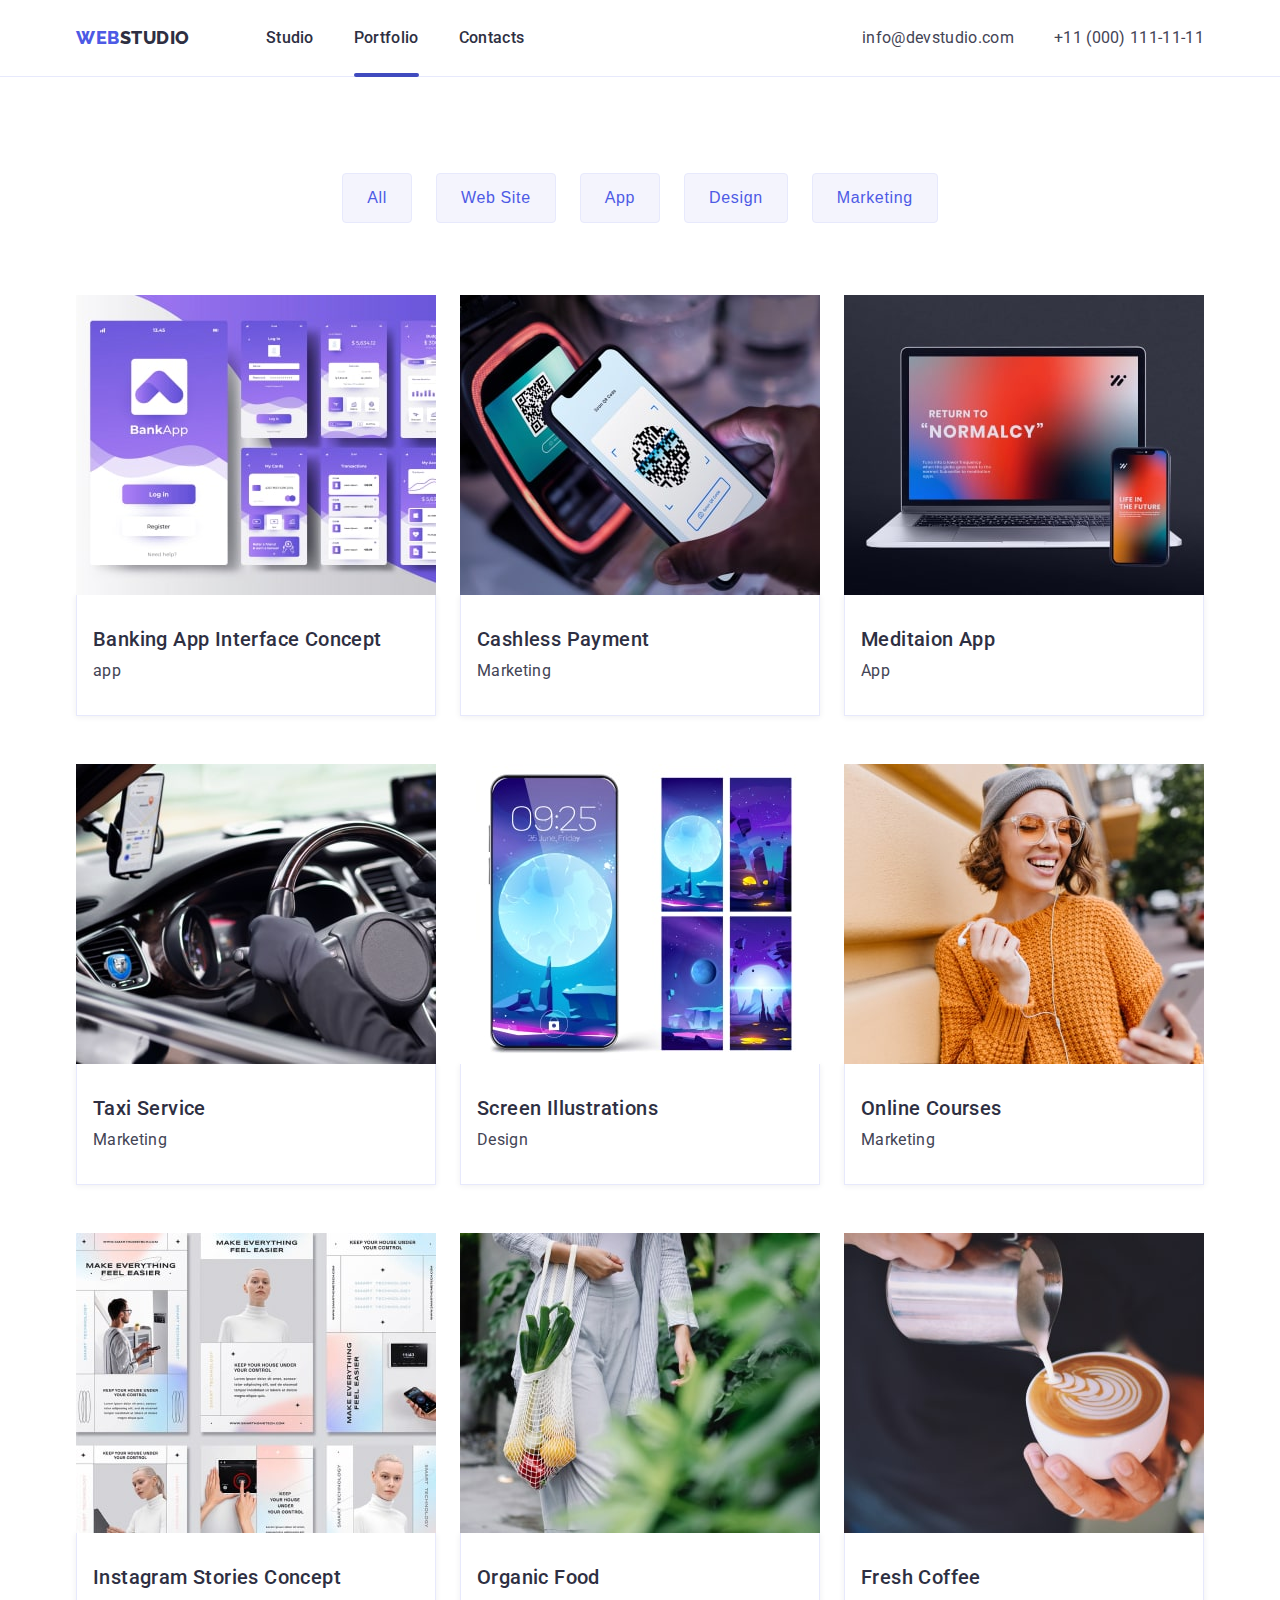
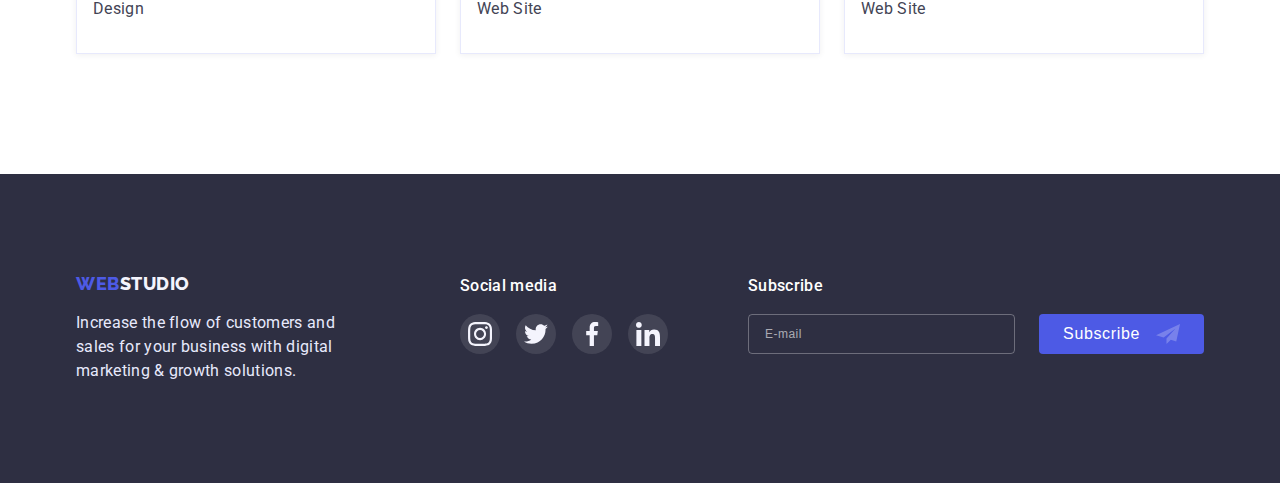
<file: portfolio.html>
<!DOCTYPE html>
<html lang="en">

<head>
    <meta charset="UTF-8">
    <meta http-equiv="X-UA-Compatible" content="IE=edge">
    <meta name="viewport" content="width=device-width, initial-scale=1.0">
    <title>Studio</title>
    <link rel="preconnect" href="https://fonts.googleapis.com">
    <link rel="preconnect" href="https://fonts.gstatic.com" crossorigin>
    <link
        href="https://fonts.googleapis.com/css2?family=Raleway:wght@800&family=Roboto:wght@400;500;700;900&display=swap"
        rel="stylesheet">
    <link rel="stylesheet" href="./css/styles.css">
</head>

<body>
    <header class="header">
        <div class="container">
            <nav class="header-navigation">
                <a href="./index.html" class="logo link"><span class="first-logo link">Web</span>Studio</a>
                <ul class="header-list list">
                    <li class="header-item">
                        <a class="header-link link" href="./index.html">Studio</a>
                    </li>
                    <li class=" header-item">
                        <a class="header-link link current" href="./portfolio.html">Portfolio</a>
                    </li>
                    <li class=" header-item">
                        <a class="header-link link" href="#">Contacts</a>
                    </li>
                </ul>
            </nav>
            <address class="contacts">
                <ul class="contacts-list list">
                    <li class="header-mail-item"><a href="mailto:info@devstudio.com"
                            class="header-mail link">info@devstudio.com</a>
                    </li>
                    <li class="header-tel-item"><a href="tel:+110001111111" class="header-mail link">+11 (000)
                            111-11-11</a>
                    </li>
                </ul>
            </address>
        </div>
    </header>

    <main>
        <section class="portfolio-examples">
            <div class="container">
                <ul class="filters-list list">
                    <li class="filters-item">
                        <button class="filters-btn" type="button">All
                        </button>
                    </li>
                    <li class="filters-item">
                        <button class="filters-btn" type="button">Web Site
                        </button>
                    </li>
                    <li class="filters-item">
                        <button class="filters-btn" type="button">App
                        </button>
                    </li>
                    <li class="filters-item">
                        <button class="filters-btn" type="button">Design
                        </button>
                    </li>
                    <li class="filters-item">
                        <button class="filters-btn" type="button">Marketing
                        </button>
                    </li>
                </ul>
                <ul class="projects-list list">
                    <li class="project-card">
                        <a class="project-card-link link" href="" target="_blank" rel="noreferrer noopener">
                            <div class="project-cover-wrap">
                                <img src="./images/imgcard1.jpg" alt="Banking App Interface Concept" width="360"
                                    height="300">
                                <p class="project-cover-text">14 Stylish and User-Friendly App Design Concepts · Task
                                    Manager App · Calorie Tracker App · Exotic Fruit Ecommerce App ·
                                    Cloud Storage App
                                </p>
                            </div>
                            <div class="project-content">
                                <h3 class="project-title">Banking App Interface Concept</h3>
                                <p class="project-text">app</p>
                            </div>
                        </a>
                    </li>
                    <li class="project-card">
                        <a class="project-card-link link" href="" target="_blank" rel="noreferrer noopener">
                            <div class="project-cover-wrap">
                                <img src="./images/imgcard2.jpg" alt="Cashless Payment" width="360" height="300">
                                <p class="project-cover-text">14 Stylish and User-Friendly App Design Concepts · Task
                                    Manager App · Calorie Tracker App · Exotic Fruit Ecommerce App ·
                                    Cloud Storage App
                                </p>
                            </div>
                            <div class="project-content">
                                <h3 class="project-title">Cashless Payment</h3>
                                <p class="project-text">Marketing</p>
                            </div>
                        </a>
                    </li>
                    <li class="project-card">
                        <a class="project-card-link link" href="" target="_blank" rel="noreferrer noopener">
                            <div class="project-cover-wrap">
                                <img src="./images/imgcard3.jpg" alt="App" width="360" height="300">
                                <p class="project-cover-text">14 Stylish and User-Friendly App Design Concepts · Task
                                    Manager App · Calorie Tracker App · Exotic Fruit Ecommerce App ·
                                    Cloud Storage App
                                </p>
                            </div>
                            <div class="project-content">
                                <h3 class="project-title">Meditaion App</h3>
                                <p class="project-text">App</p>
                            </div>
                        </a>
                    </li>
                    <li class="project-card">
                        <a class="project-card-link link" href="" target="_blank" rel="noreferrer noopener">
                            <div class="project-cover-wrap">
                                <img src="./images/imgcard4.jpg" alt="Taxi Service" width="360" height="300">
                                <p class="project-cover-text">14 Stylish and User-Friendly App Design Concepts · Task
                                    Manager App · Calorie Tracker App · Exotic Fruit Ecommerce App ·
                                    Cloud Storage App
                                </p>
                            </div>
                            <div class="project-content">
                                <h3 class="project-title">Taxi Service</h3>
                                <p class="project-text">Marketing</p>
                            </div>
                        </a>
                    </li>
                    <li class="project-card">
                        <a class="project-card-link link" href="" target="_blank" rel="noreferrer noopener">
                            <div class="project-cover-wrap">
                                <img src="./images/imgcard5.jpg" alt="Screen Illustrations" width="360" height="300">
                                <p class="project-cover-text">14 Stylish and User-Friendly App Design Concepts · Task
                                    Manager App · Calorie Tracker App · Exotic Fruit Ecommerce App ·
                                    Cloud Storage App
                                </p>
                            </div>
                            <div class="project-content">
                                <h3 class="project-title">Screen Illustrations</h3>
                                <p class="project-text">Design</p>
                            </div>
                        </a>
                    </li>
                    <li class="project-card">
                        <a class="project-card-link link" href="" target="_blank" rel="noreferrer noopener">
                            <div class="project-cover-wrap">
                                <img src="./images/imgcard6.jpg" alt="Online Courses" width="360" height="300">
                                <p class="project-cover-text">14 Stylish and User-Friendly App Design Concepts · Task
                                    Manager App · Calorie Tracker App · Exotic Fruit Ecommerce App ·
                                    Cloud Storage App
                                </p>
                            </div>
                            <div class="project-content">
                                <h3 class="project-title">Online Courses</h3>
                                <p class="project-text">Marketing</p>
                            </div>
                        </a>
                    </li>
                    <li class="project-card">
                        <a class="project-card-link link" href="" target="_blank" rel="noreferrer noopener">
                            <div class="project-cover-wrap">
                                <img src="./images/imgcard7.jpg" alt="Instagram Stories Concept" width="360"
                                    height="300">
                                <p class="project-cover-text">14 Stylish and User-Friendly App Design Concepts · Task
                                    Manager App · Calorie Tracker App · Exotic Fruit Ecommerce App ·
                                    Cloud Storage App
                                </p>
                            </div>
                            <div class="project-content">
                                <h3 class="project-title">Instagram Stories Concept</h3>
                                <p class="project-text">Design</p>
                            </div>
                        </a>
                    </li>
                    <li class="project-card">
                        <a class="project-card-link link" href="" target="_blank" rel="noreferrer noopener">
                            <div class="project-cover-wrap">
                                <img src="./images/imgcard8.jpg" alt="Organic Food" width="360" height="300">
                                <p class="project-cover-text">14 Stylish and User-Friendly App Design Concepts · Task
                                    Manager App · Calorie Tracker App · Exotic Fruit Ecommerce App ·
                                    Cloud Storage App
                                </p>
                            </div>
                            <div class="project-content">
                                <h3 class="project-title">Organic Food</h3>
                                <p class="project-text">Web Site</p>
                            </div>
                        </a>
                    </li>
                    <li class="project-card">
                        <a class="project-card-link link" href="" target="_blank" rel="noreferrer noopener">
                            <div class="project-cover-wrap">
                                <img src="./images/imgcard9.jpg" alt="Fresh Coffee" width="360" height="300">
                                <p class="project-cover-text">14 Stylish and User-Friendly App Design Concepts · Task
                                    Manager App · Calorie Tracker App · Exotic Fruit Ecommerce App ·
                                    Cloud Storage App
                                </p>
                            </div>
                            <div class="project-content">
                                <h3 class="project-title">Fresh Coffee</h3>
                                <p class="project-text">Web Site</p>
                            </div>
                        </a>
                    </li>
                </ul>
            </div>
        </section>

    </main>
    <!-- Footer -->
    <footer class="footer">
        <div class="container">
            <div class="footer-text-wrap">
                <a class="logo link" href="./index.html"><span class="first-logo link">Web</span>Studio</a>
                <p class="footer-text">Increase the flow of customers and sales for your business with digital marketing
                    &
                    growth
                    solutions.</p>
            </div>
            <div class="footer-social-wrap">
                <h4 class="footer-social-title title">Social media</h4>
                <ul class="footer-social-list list">
                    <li class="footer-social-item">
                        <a href="" class="footer-social-link link" target="_blank" rel="noreferrer noopener">
                            <svg class="footer-social-icon" width="24" height="24">
                                <use href="./images/icons.svg#icon-instagram"></use>
                            </svg>
                        </a>
                    </li>
                    <li class="footer-social-item">
                        <a href="" class="footer-social-link link" target="_blank" rel="noreferrer noopener">
                            <svg class="footer-social-icon" width="24" height="24">
                                <use href="./images/icons.svg#icon-twitter"></use>
                            </svg>
                        </a>
                    </li>
                    <li class="footer-social-item">
                        <a href="" class="footer-social-link link" target="_blank" rel="noreferrer noopener">
                            <svg class="footer-social-icon" width="24" height="24">
                                <use href="./images/icons.svg#icon-facebook"></use>
                            </svg>
                        </a>
                    </li>
                    <li class="footer-social-item">
                        <a href="" class="footer-social-link link" target="_blank" rel="noreferrer noopener">
                            <svg class="footer-social-icon" width="24" height="24">
                                <use href="./images/icons.svg#icon-linkedin"></use>
                            </svg>
                        </a>
                    </li>
                </ul>
            </div>
            <div class="subscribe-wrap">
                <h4 class="subscribe-title title">Subscribe</h4>
                <form class="subscribe-form">
                    <label for="user-email"></label>
                    <input class="user-email-input" type="email" name="user-email" id="user-email" placeholder="E-mail">
                    <button type="submit" class="subscribe-btn">Subscribe
                        <svg class="send-icon" width="24" height="24">
                            <use href="/images/icons.svg#icon-send-icon"></use>
                        </svg>
                    </button>
                </form>
            </div>
        </div>
    </footer>
</body>

</html>
</file>
<file: css/styles.css>
:root {
    --main-brand-color: #2E2F42;
    --main-brand-text-color: #2E2F42;
    --primary-text-color: #434455;
    --primary-action-color: #4D5AE5;
    --hover-action-color: #404BBF;
}

p,
h1,
h2,
h3,
h4,
h5,
h6 {
    margin: 0;
}

ul {
    margin: 0;
    padding-left: 0;
}

img {
    display: block;
    max-width: 100%;
    height: auto;
}

body {
    font-family: 'Roboto', 'Raleway', sans-serif;
    color: var(--main-brand-color);
    margin: 0;
}

.container {
    max-width: 1128px;
    padding: 0 15px;
    margin: 0 auto;
    /* outline: 2px solid red; */
}

.link {
    text-decoration: none;
    font-style: normal;
}

.list {
    list-style: none;
}

.hidden {
    position: absolute;
    width: 1px;
    height: 1px;
    margin: -1px;
    border: 0;
    padding: 0;
    white-space: nowrap;
    clip-path: inset(100%);
    clip: rect(0 0 0 0);
    overflow: hidden;
}

/*-----------------Header----------------*/

.header {
    border-bottom: 1px solid #E7E9FC;
    padding-top: 24px;
    padding-bottom: 24px;
    background-color: #FFFFFF;
}

.header>.container {
    display: flex;
    align-items: center;
}

.header-navigation {
    display: flex;
    align-items: center;
    margin-right: auto;
}

.logo {
    margin-right: 76px;
    display: flex;
    font-family: 'Raleway', sans-serif;
    font-weight: 800;
    font-size: 18px;
    line-height: 1.55;
    letter-spacing: 0.03em;
    text-transform: uppercase;
    text-decoration: none;
    color: var(--main-brand-text-color);
}

.first-logo {
    font-family: 'Raleway', sans-serif;
    font-weight: 800;
    font-size: 18px;
    line-height: 1.55;
    letter-spacing: 0.03em;
    text-transform: uppercase;
    text-decoration: none;
    color: var(--primary-action-color);
}

.header-list {
    display: flex;
    align-items: center;
    gap: 40px;
}

.header-item {}

.header-link {
    position: relative;
    transition-property: color;
    transition-duration: 250ms;
    transition-timing-function: cubic-bezier(0.4, 0, 0.2, 1);
    font-weight: 500;
    font-size: 16px;
    line-height: 1.5;
    letter-spacing: 0.02em;
    color: var(--main-brand-text-color);
}

.header-link:hover,
.header-link:focus {
    color: var(--hover-action-color);
}

.current::after {
    content: '';
    display: block;
    width: 100%;
    height: 4px;
    position: absolute;
    top: 45px;
    pointer-events: none;
    background: #404BBF;
    border-radius: 2px;
}

.contacts {}

.contacts-list {
    display: flex;
    align-items: center;
    gap: 40px;
}

.header-mail-item {}

.header-mail {
    transition-property: color;
    transition-duration: 250ms;
    transition-timing-function: cubic-bezier(0.4, 0, 0.2, 1);
    font-size: 16px;
    line-height: 1.5;
    letter-spacing: 0.02em;
    color: var(--primary-text-color);
}

.header-mail:hover,
.header-mail:focus {
    color: var(--hover-action-color);
}

.header-tel-item {}

.header-tel {
    transition-property: color;
    transition-duration: 250ms;
    transition-timing-function: cubic-bezier(0.4, 0, 0.2, 1);
    font-size: 16px;
    line-height: 1.5;
    letter-spacing: 0.02em;
    color: var(--primary-text-color);
}

.header-tel:hover,
.header-tel:focus {
    color: var(--hover-action-color);
}

/*--------------Hero-----------------*/

.hero {

    background-color: var(--main-brand-color);
    padding-top: 188px;
    padding-bottom: 188px;
    margin: 0 auto;
    max-width: 1440px;
    background-image: linear-gradient(rgba(46, 47, 66, 0.7), rgba(46, 47, 66, 0.7)), url(../images/peopleoffice1.jpg);
    background-size: cover;
    background-repeat: no-repeat;
    background-position: center;
}

.hero-title {
    width: 500px;
    margin: 0 auto;
    margin-bottom: 48px;
    font-size: 56px;
    line-height: 1.07;
    letter-spacing: 0.02em;
    text-align: center;
    color: #FFFFFF;
}

.hero-btn {
    transition-property: background-color;
    transition-duration: 250ms;
    transition-timing-function: cubic-bezier(0.4, 0, 0.2, 1);
    display: flex;
    align-items: center;
    margin: 0 auto;
    padding: 16px 32px;
    gap: 10px;
    font-family: inherit;
    font-weight: 500;
    font-size: 16px;
    line-height: 1.5;
    letter-spacing: 0.04em;
    border: none;
    border-radius: 4px;
    box-shadow: 0px 4px 4px rgba(0, 0, 0, 0.15);
    color: #FFFFFF;
    background-color: var(--primary-action-color);
    cursor: pointer;
}

.hero-btn:hover,
.hero-btn:focus {
    background-color: var(--hover-action-color);
}

/*------------------features---------------*/

.features {
    padding-top: 120px;
    padding-bottom: 120px;
}

.features-title {}

.features-list {
    display: flex;
    gap: 24px;
}

.features-item {
    display: flex;
    flex-direction: column;
    gap: 8px;
    max-width: 264px;
}

.features-wrap {
    display: flex;
    justify-content: center;
    align-items: center;
    width: 264px;
    height: 112px;
    background: #F4F4FD;
    border-radius: 4px;
}

.features-icon {}

.benefits-title {
    font-weight: 500;
    font-size: 20px;
    line-height: 1.2;
    letter-spacing: 0.02em;
    color: var(--main-brand-text-color)
}

.benefits-desc {
    font-size: 16px;
    line-height: 1.5;
    letter-spacing: 0.02em;
    color: var(--primary-text-color);
}

/*Doing*/

.doing {
    padding-bottom: 120px;
}

.doing-title {
    margin-bottom: 72px;
    font-size: 36px;
    line-height: 1.11;
    text-align: center;
    letter-spacing: 0.02em;
    text-transform: capitalize;
    color: var(--main-brand-text-color);
}

.doing-list {
    display: flex;
    gap: 24px;
}

.doing-item {}

/*--------------------Our Team---------------*/

.team {
    background-color: #F4F4FD;
    padding-top: 120px;
    padding-bottom: 120px;
}

.team-title {
    margin-bottom: 72px;
    font-size: 36px;
    line-height: 1.11;
    text-align: center;
    letter-spacing: 0.02em;
    text-transform: capitalize;
    color: var(--main-brand-text-color);
}

.team-cards {
    display: flex;
    gap: 24px;
}

.team-card {
    max-width: 264px;
    background-color: #FFFFFF;
    box-shadow: 0px 1px 6px rgba(46, 47, 66, 0.08), 0px 1px 1px rgba(46, 47, 66, 0.16), 0px 2px 1px rgba(46, 47, 66, 0.08);
    border-radius: 0px 0px 4px 4px;
}

.team-img {}

.team-info {
    padding: 32px 16px;
}

.team-fullname {
    margin-bottom: 8px;
    font-weight: 500;
    font-size: 20px;
    line-height: 1.2;
    text-align: center;
    letter-spacing: 0.02em;
    color: var(--main-brand-text-color);
}

.team-position {
    margin-bottom: 8px;
    font-size: 16px;
    line-height: 1.5;
    text-align: center;
    letter-spacing: 0.02em;
    color: var(--primary-text-color);
}

.team-social-list {
    display: flex;
    justify-content: space-between;
    gap: 24px;
}

.team-social-item {
    width: 40px;
    height: 40px;
}

.team-social-link {
    transition-property: background-color;
    transition-duration: 250ms;
    transition-timing-function: cubic-bezier(0.4, 0, 0.2, 1);
    width: 100%;
    height: 100%;
    border-radius: 50%;
    display: flex;
    justify-content: center;
    align-items: center;
    background-color: var(--primary-action-color);
}

.team-social-link:is(:hover, :focus) {
    background-color: var(--hover-action-color);
}

.team-social-icon {
    fill: #F4F4FD;
}

/* ---------------------Customers---------------------- */

.customers {
    padding-top: 130px;
    padding-bottom: 120px;
}

.customers-title {
    margin-bottom: 72px;
    font-weight: 700;
    font-size: 36px;
    line-height: 40px;
    text-align: center;
    letter-spacing: 0.02em;
    text-transform: capitalize;
    color: var(--main-brand-color);
}

.client-list {
    display: flex;
    justify-content: space-between;
    gap: 24px;
}

.client-item {
    width: 168px;
    height: 88px;
}

.client-link {
    transition-property: border-color, color;
    transition-duration: 250ms;
    transition-timing-function: cubic-bezier(0.4, 0, 0.2, 1);
    display: flex;
    justify-content: center;
    align-items: center;
    width: 100%;
    height: 100%;
    border: 1px solid #8E8F99;
    border-radius: 4px;
    color: #8E8F99;
}

.client-link:is(:hover, :focus) {
    border-color: var(--hover-action-color);
    color: var(--hover-action-color);
}

.client-logo {
    fill: currentcolor;
}

/*------------------------Footer------------------------*/

.footer {
    background-color: var(--main-brand-color);
    padding-top: 100px;
    padding-bottom: 100px;
}

footer .container {
    display: flex;
}

.footer-text-wrap {
    max-width: 264px;
    margin-right: 120px;
}

.footer .logo {
    line-height: 1.16;
    color: #F4F4FD;
}

.footer .first-logo {
    line-height: 1.16;
}

.footer-text {
    width: 264px;
    margin-top: 16px;
    font-size: 16px;
    line-height: 1.5;
    letter-spacing: 0.02em;
    color: #E7E9FC;
}

.footer-social-wrap {
    margin-right: 80px;
}

.footer-social-title {
    margin-bottom: 16px;
    font-weight: 500;
    font-size: 16px;
    line-height: 1.5;
    letter-spacing: 0.02em;
    color: #FFFFFF;
}

.footer-social-list {
    display: flex;
    justify-content: space-between;
    gap: 16px;
}

.footer-social-item {
    width: 40px;
    height: 40px;
}

.footer-social-link {
    transition-property: background-color;
    transition-duration: 250ms;
    transition-timing-function: cubic-bezier(0.4, 0, 0.2, 1);
    width: 100%;
    height: 100%;
    border-radius: 50%;
    display: flex;
    justify-content: center;
    align-items: center;
    background-color: rgba(255, 255, 255, 0.1);
    ;
}

.footer-social-link:is(:hover, :focus) {
    background-color: #31D0AA;
}

.footer-social-icon {
    fill: #F4F4FD;
}

.subscribe-wrap {
    width: 100%;
}

.subscribe-title {
    margin-bottom: 16px;
    font-weight: 500;
    font-size: 16px;
    line-height: 1.5;
    letter-spacing: 0.02em;
    color: #FFFFFF;
}

.subscribe-form {
    display: flex;
    /* justify-content: space-between; */
    /* gap: 24px; */
}

.user-email-input {
    box-sizing: border-box;
    width: 100%;
    margin-right: 24px;
    padding-left: 16px;
    border: 1px solid rgba(255, 255, 255, 0.3);
    box-shadow: (0px 4px 4px rgba(0, 0, 0, 0.15));
    border-radius: 4px;
    background-color: transparent;
    outline: transparent;
    transition-property: color;
    transition-duration: 250ms;
    transition-timing-function: cubic-bezier(0.4, 0, 0.2, 1);
}

.user-email-input:focus {
    border: 1px solid #4D5AE5;
}

.user-email-input::placeholder {
    font-size: 12px;
    line-height: 2;
    display: flex;
    align-items: center;
    letter-spacing: 0.04em;
    color: rgba(255, 255, 255, 0.6);
}

.subscribe-btn {
    display: flex;
    justify-content: center;
    align-items: center;
    padding: 8px 24px;
    gap: 16px;
    font-weight: 500;
    font-size: 16px;
    line-height: 1.5;
    display: flex;
    align-items: center;
    text-align: center;
    letter-spacing: 0.04em;
    color: #FFFFFF;
    background: var(--primary-action-color);
    border: none;
    border-radius: 4px;
    cursor: pointer;
    transition-property: background-color;
    transition-duration: 250ms;
    transition-timing-function: cubic-bezier(0.4, 0, 0.2, 1);
}

.subscribe-btn:is(:hover, :focus) {
    background-color: var(--hover-action-color);
}

.send-icon {
    fill: #FFFFFF;
    opacity: 0.24;
}


/*Portfolio*/

.portfolio-examples {
    padding-top: 96px;
    padding-bottom: 120px;
}

.filters-list {
    display: flex;
    justify-content: center;
    gap: 24px;
    margin-bottom: 72px;
}

.filters-item {}

.filters-btn {
    border: 1px solid #E7E9FC;
    border-radius: 4px;
    padding: 12px 24px;
    font-weight: 500;
    font-size: 16px;
    line-height: 1.5;
    align-items: center;
    text-align: center;
    letter-spacing: 0.04em;
    color: var(--primary-action-color);
    background: #F4F4FD;
    cursor: pointer;
    transition-property: color, background-color, box-shadow;
    transition-duration: 250ms;
    transition-timing-function: cubic-bezier(0.4, 0, 0.2, 1);
}

.filters-btn:hover,
.filters-btn:focus {
    color: #FFFFFF;
    background-color: var(--hover-action-color);
    box-shadow: 0px 3px 1px rgba(0, 0, 0, 0.1), 0px 2px 1px rgba(0, 0, 0, 0.08), 0px 2px 2px rgba(0, 0, 0, 0.12);
}

.projects-list {
    display: flex;
    column-gap: 24px;
    row-gap: 48px;
    flex-wrap: wrap;

}

.project-card {
    background: #FFFFFF;
}

.project-card-link {
    width: 100%;
    height: 100%;
}

.project-card-link:is(:hover, :focus) .project-content {
    border-color: #F4F4FD;
    box-shadow: 0px 1px 6px rgba(46, 47, 66, 0.08), 0px 1px 1px rgba(46, 47, 66, 0.16), 0px 2px 1px rgba(46, 47, 66, 0.08);
}

.project-cover-wrap {
    position: relative;
    overflow: hidden;
}

.project-cover-text {
    box-sizing: border-box;
    position: absolute;
    top: 0;
    padding: 40px 32px;
    height: 100%;
    font-weight: 400;
    font-size: 16px;
    line-height: 1.5;
    letter-spacing: 0.02em;
    color: #F4F4FD;
    background: #4D5AE5;
    transform: translateY(100%);
    transition-property: transform;
    transition-duration: 250ms;
    transition-timing-function: cubic-bezier(0.4, 0, 0.2, 1);

}

.project-card:hover .project-cover-text {
    transform: translateY(0);
}

.project-content {
    transition-property: border-color, box-shadow;
    transition-duration: 250ms;
    transition-timing-function: cubic-bezier(0.4, 0, 0.2, 1);
    box-sizing: border-box;
    padding: 32px 16px;
    border: 1px solid #E7E9FC;
    border-top: none;
    box-shadow: 0px 1px 6px rgba(46, 47, 66, 0.08);
}

.project-title {
    margin-bottom: 8px;
    font-weight: 500;
    font-size: 20px;
    line-height: 1.2;
    letter-spacing: 0.02em;
    color: var(--main-brand-text-color);
}

.project-text {
    font-size: 16px;
    line-height: 1.5;
    letter-spacing: 0.02em;
    color: var(--primary-text-color);
}

/* ------Backdrop------ */
.backdrop {
    position: fixed;
    top: 0;
    width: 100%;
    height: 100%;
    background-color: rgba(46, 47, 66, 0.4);
    transition: opacity 1500ms linear, visibility 1500ms linear;
}

.modal {
    position: absolute;
    top: 50%;
    left: 50%;
    transform: translate(-50%, -50%) rotate(1turn) scale(1);
    rotate: 3turn;
    width: 360px;
    /* min-height: 484px; */
    padding: 72px 24px 24px 24px;
    background-color: #FCFCFC;
    box-shadow: 0px 1px 1px rgba(0, 0, 0, 0.14), 0px 1px 3px rgba(0, 0, 0, 0.12), 0px 2px 1px rgba(0, 0, 0, 0.2);
    border-radius: 4px;
    transition-property: transform, background-color;
    transition-duration: 1500ms;
    transition-timing-function: cubic-bezier(0.19, 1, 0.22, 1);
}

.backdrop.is-hidden .modal {
    background-color: rgba(46, 47, 66, 0.4);
    transform: translate(-50%, -50%) rotate(0) scale(0);
}

.modal-close {
    position: absolute;
    top: 24px;
    right: 24px;
    display: flex;
    width: 24px;
    height: 24px;
    justify-content: center;
    align-items: center;
    margin-left: auto;
    padding: 0;
    background-color: #E7E9FC;
    border: 1px solid rgba(0, 0, 0, 0.1);
    box-sizing: border-box;
    border-radius: 50%;
    transition-property: fill, background-color;
    transition-duration: 250ms;
    transition-timing-function: cubic-bezier(0.4, 0, 0.2, 1);
    cursor: pointer;
}

.modal-close:is(:hover, :focus) {
    background-color: var(--hover-action-color);
    fill: #FFFFFF;
}

.is-hidden {
    visibility: hidden;
    opacity: 0;
    pointer-events: none;
}

.modal-form {}

.modal-title {
    font-weight: 500;
    font-size: 16px;
    line-height: 1.5;
    text-align: center;
    letter-spacing: 0.02em;
    color: #2E2F42;
    margin-bottom: 16px;
}

.modal-inputs {
    display: flex;
    flex-direction: column;
    align-items: flex-start;
    margin-bottom: 16px;
    padding: 0px;
    gap: 8px;
    width: 100%;
}

.modal-field {
    width: 100%;
}

.modal-label {
    display: block;
    margin-bottom: 4px;
    font-size: 12px;
    line-height: 1.17;
    letter-spacing: 0.04em;
    color: #8E8F99;
}

.input-wrap {
    position: relative;
    width: 100%;
}

.modal-name {}

.modal-input {
    padding-left: 38px;
    width: 100%;
    height: 40px;
    box-sizing: border-box;
    border: 1px solid rgba(33, 33, 33, 0.2);
    border-radius: 4px;
    background-color: transparent;
    outline: transparent;
    transition-property: border, fill;
    transition-duration: 250ms;
    transition-timing-function: cubic-bezier(0.4, 0, 0.2, 1);
}

.modal-input:focus {
    border: 1px solid var(--primary-action-color);
}

.modal-input:focus+.modal-icon {
    fill: var(--primary-action-color);
}

.modal-icon {
    position: absolute;
    top: 50%;
    left: 16px;
    transform: translateY(-50%);
    fill: currentColor;
}

.modal-tel {}

.modal-email {}

.modal-textarea {
    display: block;
    padding: 8px 16px;
    height: 120px;
    width: 100%;
    box-sizing: border-box;
    border: 1px solid rgba(33, 33, 33, 0.2);
    border-radius: 4px;
    font-family: inherit;
    font-size: 12px;
    line-height: 1.17;
    letter-spacing: 0.04em;
    background-color: transparent;
    outline: transparent;
    resize: none;
    transition-property: border;
    transition-duration: 250ms;
    transition-timing-function: cubic-bezier(0.4, 0, 0.2, 1);
}

.modal-textarea:focus {
    border: 1px solid var(--primary-action-color);
}

.modal-textarea::placeholder {
    font-size: 12px;
    line-height: 1.17;
    letter-spacing: 0.04em;
    color: rgba(117, 117, 117, 0.5);
}

.modal-check {
    margin-bottom: 24px;
    display: block;
}

.check-text {
    display: flex;
    align-items: center;
    width: 100%;
    font-size: 12px;
    line-height: 1.17;
    letter-spacing: 0.04em;
    color: #757575;
    cursor: pointer;
}

.check-text::before {
    box-sizing: border-box;
    content: '';
    width: 16px;
    height: 16px;
    border: 1.25px solid #2E2F42;
    border-radius: 2px;
    margin-right: 8px;
    transition-property: border, background-color;
    transition-duration: 250ms;
    transition-timing-function: cubic-bezier(0.4, 0, 0.2, 1);
}

.input-check:checked+.check-text::before {
    background-color: var(--primary-action-color);
    border: none;
    background-image: url(../images/check.svg);
    background-repeat: no-repeat;
    background-position: center;
}



.policy-link {
    font-size: 12px;
    line-height: 1.33;
    letter-spacing: 0.04em;
    text-decoration-line: underline;
    color: var(--hover-action-color);
}

.modal-btn {
    display: flex;
    justify-content: center;
    padding: 16px 32px;
    margin: 0 auto;
    width: 169px;
    height: 56px;
    border: none;
    box-shadow: 0px 4px 4px rgba(0, 0, 0, 0.15);
    border-radius: 4px;
    align-items: center;
    text-align: center;
    font-family: inherit;
    font-weight: 500;
    font-size: 16px;
    line-height: 1.5;
    letter-spacing: 0.04em;
    color: #FFFFFF;
    background-color: var(--primary-action-color);
    cursor: pointer;
    transition-property: background-color;
    transition-duration: 250ms;
    transition-timing-function: cubic-bezier(0.4, 0, 0.2, 1);
}

.modal-btn:is(:hover, :focus) {
    background-color: var(--hover-action-color);
}
</file>
